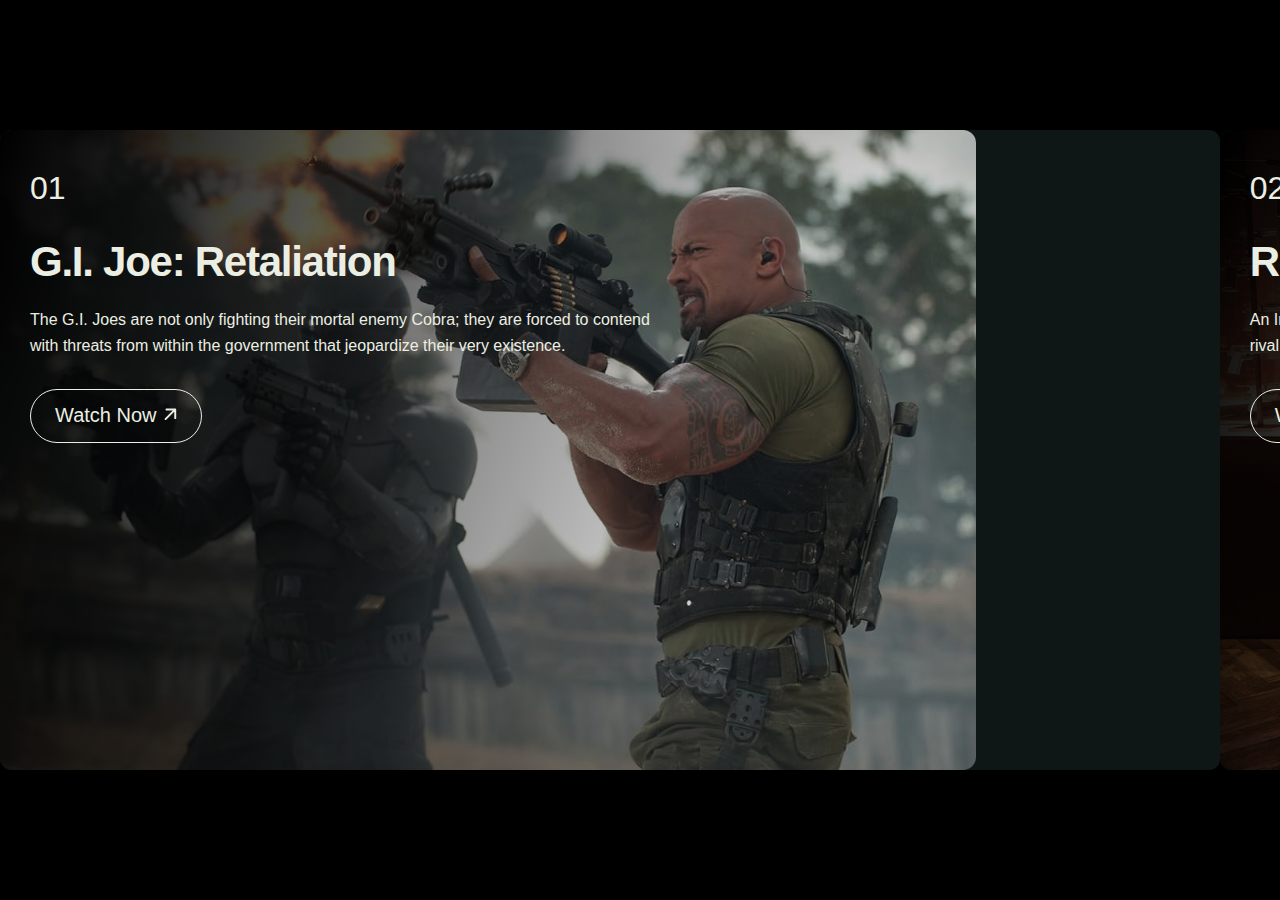
<file: 3/index.html>
<!DOCTYPE html>
<html lang="en">
<head>
    <meta charset="UTF-8">
    <meta name="viewport" content="width=device-width, initial-scale=1.0">
    <title>Document</title>
    <link rel="stylesheet" href="stely.css">
    
</head>
<body>
    
    <div class="section"></div>
        <div class="container">
            <div class="swiper">
                <div class="swiper-wrapper">
                    <div class="swiper-slide">
                        <div class="people__card">
                            <img src="gIxOPCD.jpeg" class="people__card__image" />
                            <div class="people__card__content">
                                <div class="slide__number">01</div>
                                <div class="slide__title">G.I. Joe: Retaliation</div>
                                <div class="slide__subtitle">The G.I. Joes are not only fighting their mortal enemy Cobra;
                                    they are forced to contend with threats from within the government that jeopardize their
                                    very existence.</div>
                                <a href="" class="slide__btn">
                                    <span class="slide__btn__text">Watch Now</span>
                                    <span class="slide__btn__icon">
                                        <svg width="100%" height="100%" viewBox="0 0 17 21" fill="none"
                                            xmlns="http://www.w3.org/2000/svg">
                                            <path
                                                d="M3.22218 15.2222C2.79261 15.6518 2.79261 16.3482 3.22218 16.7778C3.65176 17.2074 4.34824 17.2074 4.77782 16.7778L3.22218 15.2222ZM16.1 5C16.1 4.39249 15.6075 3.9 15 3.9L5.1 3.9C4.49249 3.9 4 4.39249 4 5C4 5.60751 4.49249 6.1 5.1 6.1L13.9 6.1L13.9 14.9C13.9 15.5075 14.3925 16 15 16C15.6075 16 16.1 15.5075 16.1 14.9L16.1 5ZM4.77782 16.7778L15.7778 5.77782L14.2222 4.22218L3.22218 15.2222L4.77782 16.7778Z"
                                                fill="currentColor" />
                                        </svg>
                                    </span>
                                </a>
                            </div>
                            <div class="slide__gradient"></div>
                        </div>
                    </div>
                    <div class="swiper-slide">
                        <div class="people__card">
                            <img src="2V1lJy4.jpeg" class="people__card__image" />
                            <div class="people__card__content">
                                <div class="slide__number">02</div>
                                <div class="slide__title">Red Notice</div>
                                <div class="slide__subtitle">An Interpol agent successfully tracks down the world's most
                                    wanted art thief with help from a rival thief. But nothing is as it seems as a series of
                                    double-crosses ensues.</div>
                                <a href="" class="slide__btn">
                                    <span class="slide__btn__text">Watch Now</span>
                                    <span class="slide__btn__icon">
                                        <svg width="100%" height="100%" viewBox="0 0 17 21" fill="none"
                                            xmlns="http://www.w3.org/2000/svg">
                                            <path
                                                d="M3.22218 15.2222C2.79261 15.6518 2.79261 16.3482 3.22218 16.7778C3.65176 17.2074 4.34824 17.2074 4.77782 16.7778L3.22218 15.2222ZM16.1 5C16.1 4.39249 15.6075 3.9 15 3.9L5.1 3.9C4.49249 3.9 4 4.39249 4 5C4 5.60751 4.49249 6.1 5.1 6.1L13.9 6.1L13.9 14.9C13.9 15.5075 14.3925 16 15 16C15.6075 16 16.1 15.5075 16.1 14.9L16.1 5ZM4.77782 16.7778L15.7778 5.77782L14.2222 4.22218L3.22218 15.2222L4.77782 16.7778Z"
                                                fill="currentColor" />
                                        </svg>
                                    </span>
                                </a>
                            </div>
                            <div class="slide__gradient"></div>
                        </div>
                    </div>
                    <div class="swiper-slide">
                        <div class="people__card">
                            <img src="3tlt7BS.jpeg" class="people__card__image" />
                            <div class="people__card__content">
                                <div class="slide__number">03</div>
                                <div class="slide__title">Battleship</div>
                                <div class="slide__subtitle">A fleet of ships is forced to do battle with an armada of
                                    unknown origins in order to discover and thwart their destructive goals.</div>
                                <a href="" class="slide__btn">
                                    <span class="slide__btn__text">Watch Now</span>
                                    <span class="slide__btn__icon">
                                        <svg width="100%" height="100%" viewBox="0 0 17 21" fill="none"
                                            xmlns="http://www.w3.org/2000/svg">
                                            <path
                                                d="M3.22218 15.2222C2.79261 15.6518 2.79261 16.3482 3.22218 16.7778C3.65176 17.2074 4.34824 17.2074 4.77782 16.7778L3.22218 15.2222ZM16.1 5C16.1 4.39249 15.6075 3.9 15 3.9L5.1 3.9C4.49249 3.9 4 4.39249 4 5C4 5.60751 4.49249 6.1 5.1 6.1L13.9 6.1L13.9 14.9C13.9 15.5075 14.3925 16 15 16C15.6075 16 16.1 15.5075 16.1 14.9L16.1 5ZM4.77782 16.7778L15.7778 5.77782L14.2222 4.22218L3.22218 15.2222L4.77782 16.7778Z"
                                                fill="currentColor" />
                                        </svg>
                                    </span>
                                </a>
                            </div>
                            <div class="slide__gradient"></div>
                        </div>
                    </div>
                    <div class="swiper-slide">
                        <div class="people__card">
                            <img src="2Y4s19s.jpeg" class="people__card__image" />
                            <div class="people__card__content">
                                <div class="slide__number">04</div>
                                <div class="slide__title">London Has Fallen</div>
                                <div class="slide__subtitle">In London for the Prime Minister's funeral, Mike Banning is
                                    caught up in a plot to assassinate all the attending world leaders.</div>
                                <a href="" class="slide__btn">
                                    <span class="slide__btn__text">Watch Now</span>
                                    <span class="slide__btn__icon">
                                        <svg width="100%" height="100%" viewBox="0 0 17 21" fill="none"
                                            xmlns="http://www.w3.org/2000/svg">
                                            <path
                                                d="M3.22218 15.2222C2.79261 15.6518 2.79261 16.3482 3.22218 16.7778C3.65176 17.2074 4.34824 17.2074 4.77782 16.7778L3.22218 15.2222ZM16.1 5C16.1 4.39249 15.6075 3.9 15 3.9L5.1 3.9C4.49249 3.9 4 4.39249 4 5C4 5.60751 4.49249 6.1 5.1 6.1L13.9 6.1L13.9 14.9C13.9 15.5075 14.3925 16 15 16C15.6075 16 16.1 15.5075 16.1 14.9L16.1 5ZM4.77782 16.7778L15.7778 5.77782L14.2222 4.22218L3.22218 15.2222L4.77782 16.7778Z"
                                                fill="currentColor" />
                                        </svg>
                                    </span>
                                </a>
                            </div>
                            <div class="slide__gradient"></div>
                        </div>
                    </div>
                </div>
            </div>
        </div>
    </div>
    <!-- https://webflow.com/made-in-webflow/website/clonabale-parallax-swiper -->
    <script src="script.js"></script>
</body>

</html>
</file>
<file: 3/stely.css>
html {
    -ms-text-size-adjust: 100%;
    -webkit-text-size-adjust: 100%;
}

* {
    box-sizing: border-box;
}

body {
    display: flex;
    align-items: center;
    min-height: 100vh;
    min-width: 350px;
    margin: 0;
    font-family: Arial, Helvetica Neue, Helvetica, sans-serif;
    font-size: 14px;
    color: #333;
    background-color: #000;
}

img {
    max-width: 120%;
    vertical-align: middle;
    display: inline-block;
}

.section {
    justify-content: center;
    align-items: center;
    display: flex;
    position: relative;
    overflow: hidden;

    .container {
        width: 100%;
        max-width: 1920px;
        margin-left: auto;
        margin-right: auto;
        padding: 30px;
    }
}

.swiper-wrapper {
    flex: none;
    align-items: flex-start;
    display: flex;
}

.swiper-slide {
    flex: none;

    .people__card {
        position: relative;
        overflow: hidden;
        height: 640px;
        background-color: #111b1a;
        border-radius: 11px;

        @media (max-width: 1259px) {
            height: 512px;
        }

        @media (max-width: 1199px) {
            height: 450px;
        }

        @media (max-width: 991px) {
            height: 400px;
        }

        @media (max-width: 767px) {
            height: auto;
        }

        .people__card__image {
            display: inline-block;
            position: absolute;
            top: 0%;
            bottom: 0%;
            left: 0%;
            right: 0%;
            z-index: 2;
            margin-left: 0px;
            width: 80%;
            height: 100%;
            max-width: none;
            object-fit: cover;
            border-radius: 13px;
            transition: transform 0.7s;
        }

        .people__card__content {
            position: relative;
            z-index: 3;
            display: flex;
            flex-direction: column;
            align-items: flex-start;
            width: 80%;
            height: 100%;
            padding: 40px 30px;
            border-radius: 11px;
            transition: 0.3s;

            .slide__number {
                margin-bottom: 30px;
                opacity: 1;
                font-size: 32px;
                font-weight: 300;
                color: #ebefe3;

                @media (max-width: 1199px) {
                    margin-bottom: 20px;
                    font-size: 24px;
                }

                @media (max-width: 1199px) {
                    font-size: 20px;
                }
            }

            .slide__title {
                margin-bottom: 20px;
                font-size: 3em;
                font-weight: 700;
                line-height: 1.2;
                letter-spacing: -0.03em;
                color: #ebefe3;

                @media (max-width: 1199px) {
                    font-size: 2.4em;
                }

                @media (max-width: 767px) {
                    font-size: 1.92em;
                }
            }

            .slide__subtitle {
                margin-bottom: 30px;
                max-width: 70%;
                color: #ebefe3;
                font-size: 16px;
                font-weight: 400;
                line-height: 1.6;

                @media (max-width: 1199px) {
                    font-size: 15px;
                    max-width: 100%;
                }

                @media (max-width: 767px) {
                    font-size: 14px;
                    max-width: 85%;
                }
            }

            .slide__btn {
                display: flex;
                justify-content: center;
                align-items: center;
                padding: 12px 24px;
                border: 1px solid #ebefe3;
                border-radius: 30px;
                text-decoration: none;
                transition: background-color 0.3s;

                @media (max-width: 767px) {
                    padding: 10px 20px;
                }

                &:hover {
                    background-color: #ebefe3;

                    .slide__btn__text {
                        color: #111b1a;
                    }

                    .slide__btn__icon {
                        path {
                            color: #111b1a;
                        }
                    }
                }

                .slide__btn__text {
                    margin-right: 5px;
                    font-size: 20px;
                    font-weight: 500;
                    color: #ebefe3;
                    transition: color 0.3s;

                    @media (max-width: 767px) {
                        font-size: 18px;
                    }
                }

                .slide__btn__icon {
                    width: 15px;
                    font-size: 24px;

                    @media (max-width: 767px) {
                        font-size: 18px;
                    }

                    path {
                        color: #ebefe3;
                        transition: 0.3s;
                    }
                }
            }
        }

        .slide__gradient {
            position: absolute;
            z-index: 2;
            top: 0%;
            bottom: 0%;
            left: 0%;
            right: 0%;
            background-image: linear-gradient(111deg, #000, rgba(0, 0, 0, 15%) 60%);
        }
    }
}

.swiper-slide.is-active .people__card__image {
    transform: translateX(100px);
}
</file>
